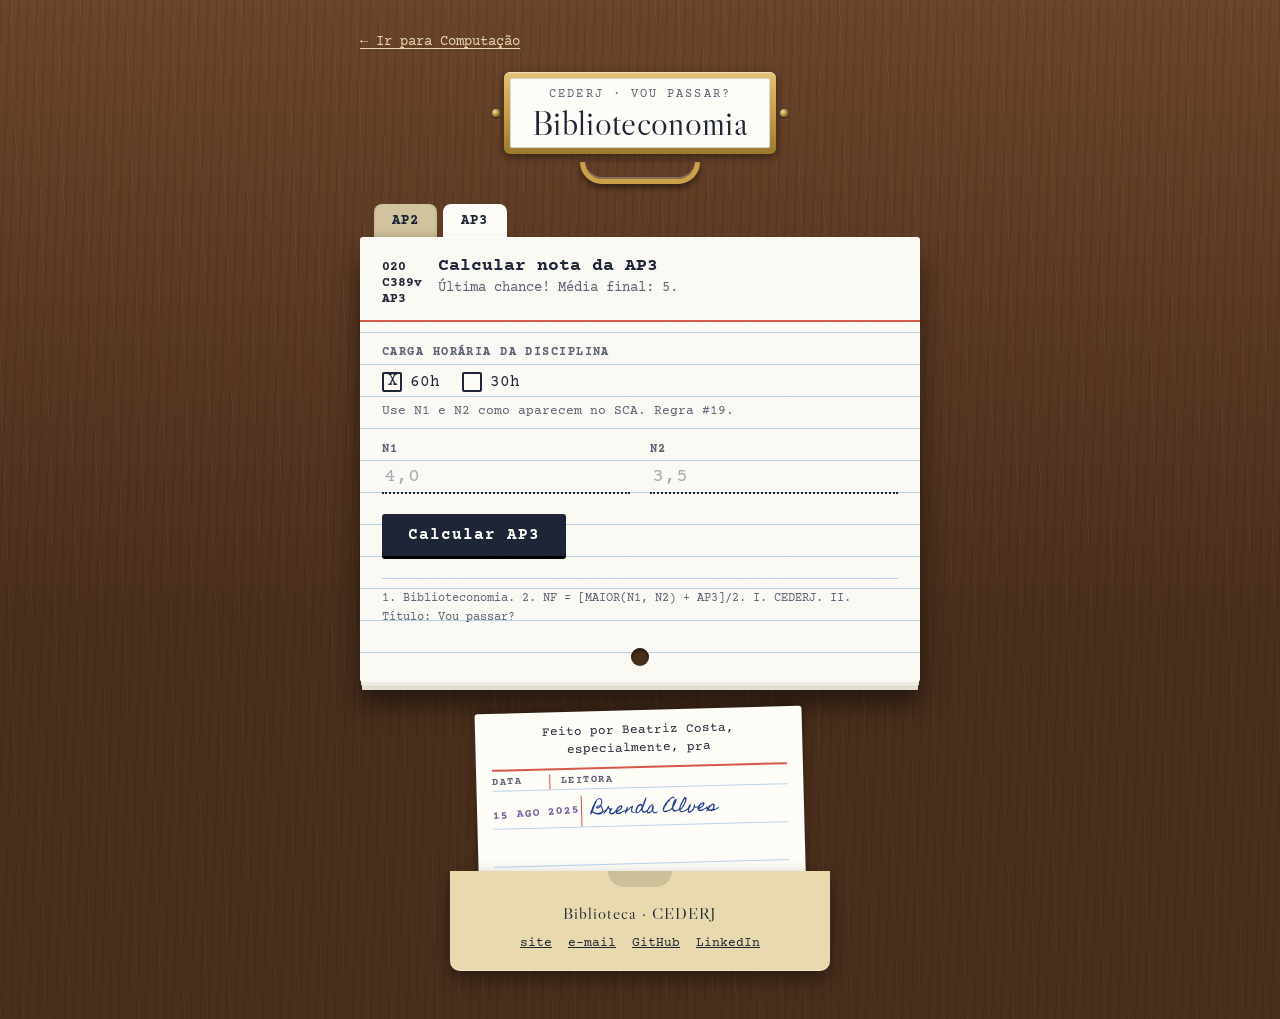
<file: biblioteconomia-ap3.html>
<!DOCTYPE html>
<html lang="pt-BR">
	<head>
		<meta charset="UTF-8" />
		<meta name="viewport" content="width=device-width, initial-scale=1.0" />
		<title>Calcular AP3 - Biblioteconomia</title>
		<link rel="stylesheet" href="/static/biblioteconomia.css" />
		<link rel="icon" href="data:image/svg+xml,%3Csvg xmlns='http://www.w3.org/2000/svg' viewBox='0 0 32 32'%3E%3Crect x='2' y='6' width='28' height='20' rx='2' fill='%23fdfcf7' stroke='%234a2e1c' stroke-width='2'/%3E%3Cpath d='M2 12h28' stroke='%23d8574b' stroke-width='2'/%3E%3Cpath d='M7 17h18M7 21h12' stroke='%23b9d3ea' stroke-width='2'/%3E%3C/svg%3E" />
	</head>
	<body>
		<div class="gaveta">
			<a href="/" class="voltar">← Ir para Computação</a>

			<header class="etiqueta">
				<div class="etiqueta-papel">
					<p>CEDERJ · Vou passar?</p>
					<h1>Biblioteconomia</h1>
				</div>
			</header>
			<span class="puxador" aria-hidden="true"></span>

			<div class="fichario">
				<nav class="abas" aria-label="Calculadoras">
					<a href="/biblioteconomia.html" class="aba">AP2</a>
					<a href="/biblioteconomia-ap3.html" class="aba" aria-current="page">AP3</a>
				</nav>

				<main class="ficha">
					<div class="cabecalho">
						<span class="chamada" aria-hidden="true">020
C389v
AP3</span>
						<div class="cabecalho-texto">
							<h2>Calcular nota da AP3</h2>
							<p>Última chance! Média final: 5.</p>
						</div>
					</div>

					<form id="ap3Form">
						<fieldset>
							<legend>Carga horária da disciplina</legend>
							<div class="opcoes">
								<label class="opcao"><input type="radio" name="carga" id="carga60" value="60" checked /> 60h</label>
								<label class="opcao"><input type="radio" name="carga" id="carga30" value="30" /> 30h</label>
							</div>
							<p class="nota-rodape" id="hintCarga"></p>
						</fieldset>

						<div class="campos" id="campos60">
								<div class="campo">
									<label for="n1">N1</label>
									<input type="text" id="n1" name="n1" placeholder="4,0" inputmode="decimal" autocomplete="off" />
								</div>
								<div class="campo">
									<label for="n2">N2</label>
									<input type="text" id="n2" name="n2" placeholder="3,5" inputmode="decimal" autocomplete="off" />
								</div>
						</div>

						<div class="campos hidden" id="campos30">
								<div class="campo">
									<label for="n">N1 ou N2</label>
									<input type="text" id="n" name="n" placeholder="4,0" inputmode="decimal" autocomplete="off" />
								</div>
						</div>

						<button type="submit" class="botao">Calcular AP3</button>
					</form>

					<div id="result" class="resultado hidden" role="status" aria-live="polite">
						<span class="carimbo">
							<span class="carimbo-texto"></span>
							<span class="carimbo-data"></span>
						</span>
						<p class="detalhe"><span class="detalhe-leitura"></span><span class="detalhe-digitado" aria-hidden="true"></span></p>
					</div>

					<p class="pistas">1. Biblioteconomia. 2. NF = [MAIOR(N1, N2) + AP3]/2. I. CEDERJ. II. Título: Vou passar?</p>
				</main>
			</div>
		</div>

		<footer class="emprestimo">
			<div class="cartao">
				<p class="cartao-titulo">Feito por Beatriz Costa, especialmente, pra</p>
				<div class="cartao-colunas" aria-hidden="true">
					<span>Data</span>
					<span>Leitora</span>
				</div>
				<div class="cartao-linha">
					<span class="cartao-data">15 AGO 2025</span>
					<span class="assinatura">Brenda Alves</span>
				</div>
				<div class="cartao-linha" aria-hidden="true"></div>
			</div>
			<div class="bolso">
				<p class="bolso-titulo">Biblioteca · CEDERJ</p>
				<div class="contatos">
					<a href="https://beatrizcosta.fly.dev/" target="_blank" rel="noopener noreferrer">site</a>
					<a href="mailto:devbcdc@proton.me">e-mail</a>
					<a href="https://www.github.com/brawlingthebits" target="_blank" rel="noopener noreferrer">GitHub</a>
					<a href="https://www.linkedin.com/in/dev-beatriz-costa/" target="_blank" rel="noopener noreferrer">LinkedIn</a>
				</div>
			</div>
		</footer>

		<script src="/static/biblioteconomia.js" defer></script>
		<script src="/static/biblioteconomia-ap3.js" defer></script>
	</body>
</html>
</file>
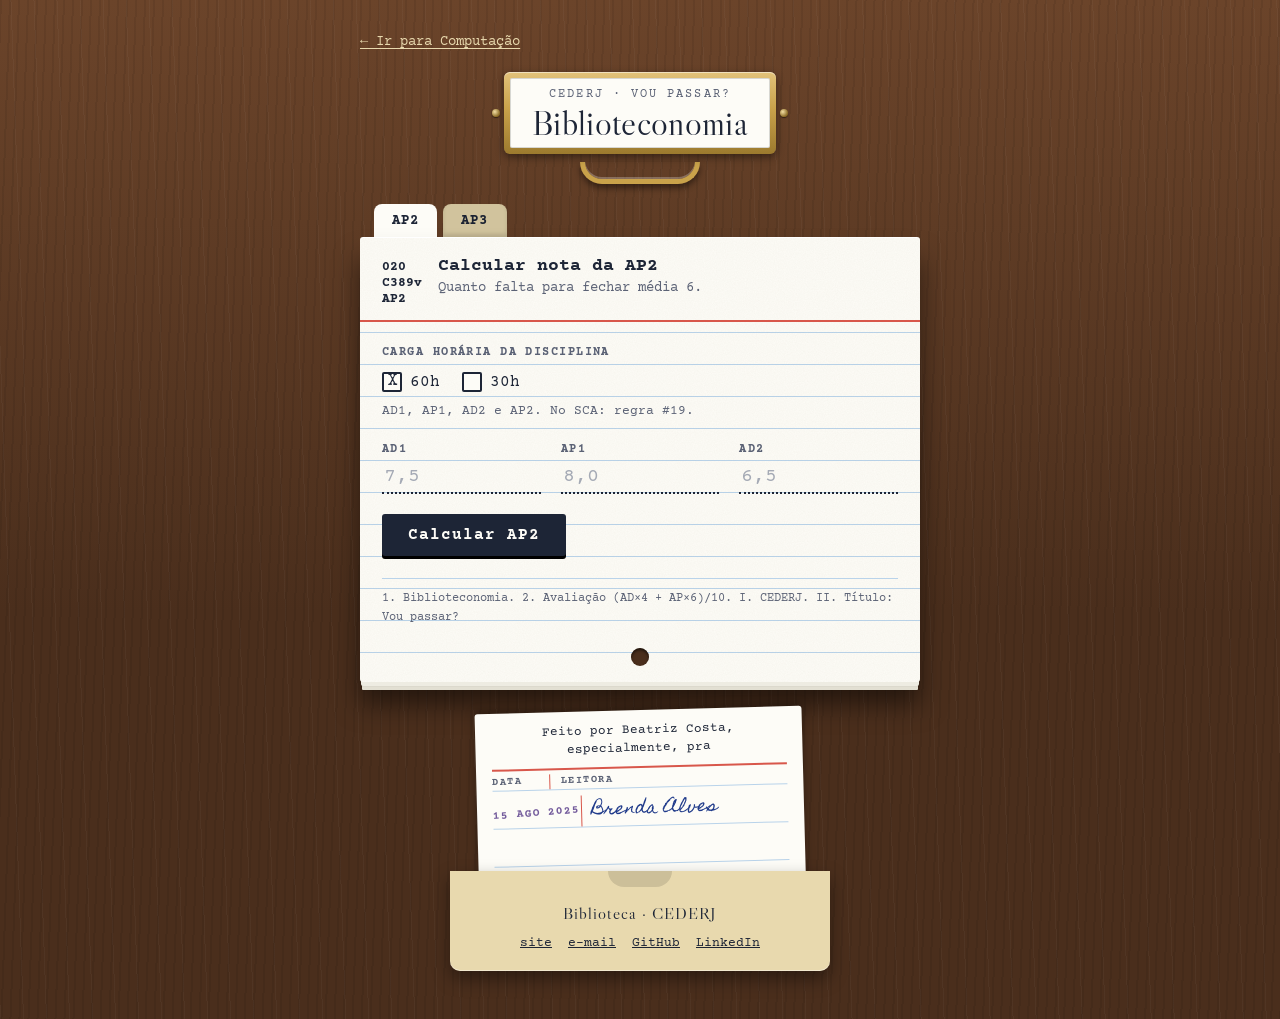
<file: biblioteconomia.html>
<!DOCTYPE html>
<html lang="pt-BR">
	<head>
		<meta charset="UTF-8" />
		<meta name="viewport" content="width=device-width, initial-scale=1.0" />
		<title>Vou passar, CEDERJ? - Biblioteconomia</title>
		<link rel="stylesheet" href="/static/biblioteconomia.css" />
		<link rel="icon" href="data:image/svg+xml,%3Csvg xmlns='http://www.w3.org/2000/svg' viewBox='0 0 32 32'%3E%3Crect x='2' y='6' width='28' height='20' rx='2' fill='%23fdfcf7' stroke='%234a2e1c' stroke-width='2'/%3E%3Cpath d='M2 12h28' stroke='%23d8574b' stroke-width='2'/%3E%3Cpath d='M7 17h18M7 21h12' stroke='%23b9d3ea' stroke-width='2'/%3E%3C/svg%3E" />
	</head>
	<body>
		<div class="gaveta">
			<a href="/" class="voltar">← Ir para Computação</a>

			<header class="etiqueta">
				<div class="etiqueta-papel">
					<p>CEDERJ · Vou passar?</p>
					<h1>Biblioteconomia</h1>
				</div>
			</header>
			<span class="puxador" aria-hidden="true"></span>

			<div class="fichario">
				<nav class="abas" aria-label="Calculadoras">
					<a href="/biblioteconomia.html" class="aba" aria-current="page">AP2</a>
					<a href="/biblioteconomia-ap3.html" class="aba">AP3</a>
				</nav>

				<main class="ficha">
					<div class="cabecalho">
						<span class="chamada" aria-hidden="true">020
C389v
AP2</span>
						<div class="cabecalho-texto">
							<h2>Calcular nota da AP2</h2>
							<p>Quanto falta para fechar média 6.</p>
						</div>
					</div>

					<form id="notaForm">
						<fieldset>
							<legend>Carga horária da disciplina</legend>
							<div class="opcoes">
								<label class="opcao"><input type="radio" name="carga" id="carga60" value="60" checked /> 60h</label>
								<label class="opcao"><input type="radio" name="carga" id="carga30" value="30" /> 30h</label>
							</div>
							<p class="nota-rodape" id="hintCarga"></p>
						</fieldset>

						<div class="campos" id="campos60">
								<div class="campo">
									<label for="ad1">AD1</label>
									<input type="text" id="ad1" name="ad1" placeholder="7,5" inputmode="decimal" autocomplete="off" />
								</div>
								<div class="campo">
									<label for="ap1">AP1</label>
									<input type="text" id="ap1" name="ap1" placeholder="8,0" inputmode="decimal" autocomplete="off" />
								</div>
								<div class="campo">
									<label for="ad2">AD2</label>
									<input type="text" id="ad2" name="ad2" placeholder="6,5" inputmode="decimal" autocomplete="off" />
								</div>
						</div>

						<div class="campos hidden" id="campos30">
								<div class="campo">
									<label for="ad">AD</label>
									<input type="text" id="ad" name="ad" placeholder="7,5" inputmode="decimal" autocomplete="off" />
								</div>
						</div>

						<button type="submit" class="botao" id="botaoCalcular">Calcular AP2</button>
					</form>

					<div id="result" class="resultado hidden" role="status" aria-live="polite">
						<span class="carimbo">
							<span class="carimbo-texto"></span>
							<span class="carimbo-data"></span>
						</span>
						<p class="detalhe"><span class="detalhe-leitura"></span><span class="detalhe-digitado" aria-hidden="true"></span></p>
					</div>

					<p class="pistas">1. Biblioteconomia. 2. Avaliação (AD×4 + AP×6)/10. I. CEDERJ. II. Título: Vou passar?</p>
				</main>
			</div>
		</div>

		<footer class="emprestimo">
			<div class="cartao">
				<p class="cartao-titulo">Feito por Beatriz Costa, especialmente, pra</p>
				<div class="cartao-colunas" aria-hidden="true">
					<span>Data</span>
					<span>Leitora</span>
				</div>
				<div class="cartao-linha">
					<span class="cartao-data">15 AGO 2025</span>
					<span class="assinatura">Brenda Alves</span>
				</div>
				<div class="cartao-linha" aria-hidden="true"></div>
			</div>
			<div class="bolso">
				<p class="bolso-titulo">Biblioteca · CEDERJ</p>
				<div class="contatos">
					<a href="https://beatrizcosta.fly.dev/" target="_blank" rel="noopener noreferrer">site</a>
					<a href="mailto:devbcdc@proton.me">e-mail</a>
					<a href="https://www.github.com/brawlingthebits" target="_blank" rel="noopener noreferrer">GitHub</a>
					<a href="https://www.linkedin.com/in/dev-beatriz-costa/" target="_blank" rel="noopener noreferrer">LinkedIn</a>
				</div>
			</div>
		</footer>

		<script src="/static/biblioteconomia.js" defer></script>
		<script src="/static/biblioteconomia-ap2.js" defer></script>
	</body>
</html>
</file>
<file: static/biblioteconomia.css>
/* Gaveta de fichário: fichas catalográficas sobre madeira, abas divisórias e carimbo */
/* Fontes hospedadas no próprio site (licenças em /static/fonts) */
@font-face {
    font-family: 'Courier Prime';
    font-weight: 400;
    font-display: swap;
    src: url('fonts/courier-prime-400.woff2') format('woff2');
}

@font-face {
    font-family: 'Courier Prime';
    font-weight: 700;
    font-display: swap;
    src: url('fonts/courier-prime-700.woff2') format('woff2');
}

@font-face {
    font-family: 'Libre Caslon Display';
    font-display: swap;
    src: url('fonts/libre-caslon-display.woff2') format('woff2');
}

@font-face {
    font-family: 'Special Elite';
    font-display: swap;
    src: url('fonts/special-elite.woff2') format('woff2');
}

@font-face {
    font-family: 'Homemade Apple';
    font-display: swap;
    src: url('fonts/homemade-apple.woff2') format('woff2');
}

:root {
    color-scheme: light;
    --madeira: #4a2e1c;
    --madeira-clara: #6b442a;
    --latao: #c9a24a;
    --ficha: #fdfcf7;
    --divisoria: #e8d9ae;
    --pauta: #b9d3ea;
    --margem: #d8574b;
    --tinta: #1d2536;
    --tinta-suave: #5b6275;
    --carimbo: #b3261e;
    --carimbo-ok: #2c5aa0;
    /* Textura de papel */
    --grao: url("data:image/svg+xml,%3Csvg xmlns='http://www.w3.org/2000/svg' width='160' height='160'%3E%3Cfilter id='g'%3E%3CfeTurbulence type='fractalNoise' baseFrequency='0.9' numOctaves='2' stitchTiles='stitch'/%3E%3CfeColorMatrix values='0 0 0 0 0.3 0 0 0 0 0.25 0 0 0 0 0.15 0 0 0 0.06 0'/%3E%3C/filter%3E%3Crect width='100%25' height='100%25' filter='url(%23g)'/%3E%3C/svg%3E");

    --fonte-titulo: 'Libre Caslon Display', 'Libre Caslon Text', Georgia, serif;
    --fonte-ficha: 'Courier Prime', 'Courier New', ui-monospace, monospace;
    --fonte-carimbo: 'Special Elite', 'Courier New', ui-monospace, monospace;
    --fonte-mao: 'Homemade Apple', 'Segoe Script', 'Bradley Hand', cursive;
    --carimbo-data: #5b3f8c;
}

* {
    margin: 0;
    padding: 0;
    box-sizing: border-box;
}

body {
    min-height: 100vh;
    background-color: var(--madeira);
    background-image:
        repeating-linear-gradient(92deg, rgba(0, 0, 0, 0.07) 0 2px, transparent 2px 9px),
        repeating-linear-gradient(88deg, rgba(255, 255, 255, 0.03) 0 1px, transparent 1px 23px),
        linear-gradient(180deg, var(--madeira-clara), var(--madeira) 60%);
    color: var(--tinta);
    font-family: var(--fonte-ficha);
    font-size: 16px;
    line-height: 1.5;
    padding-inline: 16px;
    padding-block: 32px 48px;
    display: flex;
    flex-direction: column;
    align-items: center;
    gap: 28px;
}

.gaveta {
    width: 100%;
    max-width: 560px;
    display: flex;
    flex-direction: column;
    gap: 20px;
}

/* Porta-etiqueta de latão da gaveta */
.etiqueta {
    position: relative;
    align-self: center;
    background: linear-gradient(180deg, #e2c27a, var(--latao) 45%, #9c7a2e);
    padding: 6px;
    border-radius: 6px;
    box-shadow: 0 3px 8px rgba(0, 0, 0, 0.45), inset 0 1px 0 rgba(255, 255, 255, 0.5);
}

/* Rebites do porta-etiqueta */
.etiqueta::before,
.etiqueta::after {
    content: '';
    position: absolute;
    top: 50%;
    width: 8px;
    height: 8px;
    margin-top: -4px;
    border-radius: 50%;
    background: radial-gradient(circle at 35% 35%, #f3dea3, #8a6a24 70%);
    box-shadow: 0 1px 1px rgba(0, 0, 0, 0.5);
}

.etiqueta::before {
    left: -12px;
}

.etiqueta::after {
    right: -12px;
}

/* Puxador de latão da gaveta */
.puxador {
    align-self: center;
    width: 120px;
    height: 22px;
    margin-top: -12px;
    border: 5px solid var(--latao);
    border-top: none;
    border-radius: 0 0 60px 60px;
    box-shadow: 0 4px 6px rgba(0, 0, 0, 0.45), inset 0 -2px 0 rgba(255, 255, 255, 0.25);
}

.etiqueta-papel {
    background: var(--ficha);
    padding: 8px 22px 6px;
    text-align: center;
    border-radius: 2px;
    box-shadow: inset 0 0 0 1px rgba(0, 0, 0, 0.15);
}

.etiqueta h1 {
    font-family: var(--fonte-titulo);
    font-weight: 400;
    font-size: clamp(1.6rem, 6vw, 2.2rem);
    line-height: 1.1;
    letter-spacing: 0.01em;
}

.etiqueta p {
    font-size: 0.72rem;
    letter-spacing: 0.18em;
    text-transform: uppercase;
    color: var(--tinta-suave);
}

.voltar {
    align-self: flex-start;
    color: var(--divisoria);
    font-size: 0.85rem;
    text-decoration: underline;
    text-underline-offset: 3px;
}

.voltar:hover {
    color: #fff;
}

/* Abas divisórias do fichário */
.fichario {
    display: flex;
    flex-direction: column;
}

.abas {
    display: flex;
    gap: 6px;
    padding-left: 14px;
}

.aba {
    font-family: var(--fonte-ficha);
    font-weight: 700;
    font-size: 0.85rem;
    letter-spacing: 0.08em;
    color: var(--tinta);
    text-decoration: none;
    background: var(--divisoria);
    padding: 7px 18px 5px;
    border-radius: 8px 8px 0 0;
    box-shadow: inset 0 -3px 4px rgba(0, 0, 0, 0.12);
    filter: brightness(0.9);
}

.aba:hover {
    filter: none;
}

.aba[aria-current="page"] {
    background: var(--ficha);
    filter: none;
    box-shadow: none;
}

/* A ficha catalográfica */
.ficha {
    position: relative;
    background-color: var(--ficha);
    background-image:
        var(--grao),
        repeating-linear-gradient(180deg, transparent 0 31px, var(--pauta) 31px 32px);
    border-radius: 3px;
    padding: 18px 22px 56px;
    /* fichas de trás aparecendo embaixo */
    box-shadow:
        0 1px 0 #fff inset,
        0 5px 0 -1px #eeece2,
        0 5px 1px -1px rgba(0, 0, 0, 0.25),
        0 10px 0 -2px #e2dfd2,
        0 10px 1px -2px rgba(0, 0, 0, 0.25),
        0 22px 26px rgba(0, 0, 0, 0.5);
    display: flex;
    flex-direction: column;
    gap: 22px;
}

/* Furo da haste do fichário */
.ficha::after {
    content: '';
    position: absolute;
    bottom: 16px;
    left: 50%;
    width: 18px;
    height: 18px;
    margin-left: -9px;
    border-radius: 50%;
    background: var(--madeira);
    box-shadow: inset 0 2px 3px rgba(0, 0, 0, 0.6);
}

.cabecalho {
    display: flex;
    gap: 16px;
    align-items: baseline;
    margin-inline: -22px;
    padding: 0 22px 12px;
    border-bottom: 2px solid var(--margem);
    background: var(--grao), var(--ficha);
}

.chamada {
    font-weight: 700;
    font-size: 0.8rem;
    line-height: 1.25;
    white-space: pre;
    flex: none;
}

.cabecalho-texto {
    min-width: 0;
}

.cabecalho h2 {
    font-size: 1.15rem;
    font-weight: 700;
    line-height: 1.25;
    text-wrap: balance;
}

.cabecalho p {
    font-size: 0.85rem;
    color: var(--tinta-suave);
}

form {
    display: flex;
    flex-direction: column;
    gap: 20px;
}

fieldset {
    border: none;
    display: flex;
    flex-direction: column;
    gap: 8px;
}

legend,
.campo label {
    font-size: 0.75rem;
    font-weight: 700;
    letter-spacing: 0.12em;
    text-transform: uppercase;
    color: var(--tinta-suave);
}

legend {
    margin-bottom: 8px;
}

.opcoes {
    display: flex;
    flex-wrap: wrap;
    gap: 10px 22px;
}

.opcao {
    display: inline-flex;
    align-items: center;
    gap: 8px;
    cursor: pointer;
    font-size: 1rem;
}

.opcao input {
    appearance: none;
    width: 20px;
    height: 20px;
    border: 2px solid var(--tinta);
    border-radius: 2px;
    display: grid;
    place-content: center;
    background: var(--ficha);
    cursor: pointer;
}

.opcao input::after {
    content: 'X';
    font-family: var(--fonte-carimbo);
    font-size: 16px;
    line-height: 1;
    color: var(--tinta);
    transform: scale(0);
}

.opcao input:checked::after {
    transform: scale(1);
}

.nota-rodape {
    font-size: 0.8rem;
    color: var(--tinta-suave);
}

.campos {
    display: grid;
    grid-template-columns: repeat(auto-fit, minmax(110px, 1fr));
    gap: 16px 20px;
}

.campo {
    display: flex;
    flex-direction: column;
    gap: 2px;
    min-width: 0;
}

.campo input {
    width: 100%;
    font-family: var(--fonte-ficha);
    font-size: 1.25rem;
    font-weight: 700;
    color: var(--tinta);
    background: transparent;
    border: none;
    border-bottom: 2px dotted var(--tinta);
    padding: 4px 2px;
    font-variant-numeric: tabular-nums;
}

.campo input::placeholder {
    color: #a5aab5;
    font-weight: 400;
}

.campo input:focus {
    outline: none;
    border-bottom-style: solid;
    background: rgba(185, 211, 234, 0.35);
}

.opcao input:focus-visible,
.botao:focus-visible,
.aba:focus-visible,
a:focus-visible {
    outline: 3px solid var(--carimbo-ok);
    outline-offset: 3px;
}

.botao {
    align-self: flex-start;
    font-family: var(--fonte-ficha);
    font-weight: 700;
    font-size: 1rem;
    letter-spacing: 0.06em;
    color: var(--ficha);
    background: var(--tinta);
    border: none;
    border-radius: 3px;
    padding: 12px 26px;
    cursor: pointer;
    box-shadow: 0 3px 0 #000;
}

.botao:hover {
    background: #2f3a52;
}

.botao:active {
    transform: translateY(2px);
    box-shadow: 0 1px 0 #000;
}

/* Carimbo com o resultado */
.resultado {
    display: flex;
    flex-direction: column;
    gap: 14px;
    align-items: flex-start;
}

.carimbo {
    --cor: var(--carimbo);
    display: inline-flex;
    flex-direction: column;
    align-items: center;
    gap: 2px;
    color: var(--cor);
    border: 3px solid var(--cor);
    border-radius: 6px;
    padding: 8px 16px 6px;
    transform: rotate(-4deg);
    opacity: 0.9;
    mix-blend-mode: multiply;
    box-shadow: inset 0 0 0 2px var(--ficha), inset 0 0 0 4px var(--cor);
    /* tinta falhada de carimbo de borracha */
    -webkit-mask-image: url("data:image/svg+xml,%3Csvg xmlns='http://www.w3.org/2000/svg' width='220' height='120'%3E%3Cfilter id='t'%3E%3CfeTurbulence type='fractalNoise' baseFrequency='0.7' numOctaves='3' seed='4'/%3E%3CfeColorMatrix values='0 0 0 0 0 0 0 0 0 0 0 0 0 0 0 0 0 0 -2.2 1.9'/%3E%3C/filter%3E%3Crect width='100%25' height='100%25' filter='url(%23t)'/%3E%3C/svg%3E");
    mask-image: url("data:image/svg+xml,%3Csvg xmlns='http://www.w3.org/2000/svg' width='220' height='120'%3E%3Cfilter id='t'%3E%3CfeTurbulence type='fractalNoise' baseFrequency='0.7' numOctaves='3' seed='4'/%3E%3CfeColorMatrix values='0 0 0 0 0 0 0 0 0 0 0 0 0 0 0 0 0 0 -2.2 1.9'/%3E%3C/filter%3E%3Crect width='100%25' height='100%25' filter='url(%23t)'/%3E%3C/svg%3E");
}

.carimbo.ok {
    --cor: var(--carimbo-ok);
}

.carimbo-texto {
    font-family: var(--fonte-carimbo);
    font-size: clamp(1.2rem, 5vw, 1.6rem);
    line-height: 1.15;
    text-transform: uppercase;
    letter-spacing: 0.04em;
}

.carimbo-data {
    font-family: var(--fonte-ficha);
    font-weight: 700;
    font-size: 0.7rem;
    letter-spacing: 0.2em;
    border-top: 1.5px solid var(--cor);
    padding-top: 2px;
    align-self: stretch;
    text-align: center;
}

.carimbo.batendo {
    animation: carimbar 0.35s cubic-bezier(0.3, 1.6, 0.6, 1);
}

@keyframes carimbar {
    from {
        transform: rotate(-12deg) scale(1.6);
        opacity: 0;
    }
    to {
        transform: rotate(-4deg) scale(1);
        opacity: 0.9;
    }
}

.detalhe {
    white-space: pre-line;
    font-size: 0.95rem;
}

.detalhe-leitura {
    position: absolute;
    width: 1px;
    height: 1px;
    overflow: hidden;
    clip-path: inset(50%);
    white-space: nowrap;
}

.detalhe-digitado.digitando::after {
    content: '▌';
    animation: piscar 0.7s steps(1) infinite;
}

@keyframes piscar {
    50% {
        opacity: 0;
    }
}

/* Remissiva e pistas, como no pé da ficha */
.pistas {
    font-size: 0.78rem;
    color: var(--tinta-suave);
    border-top: 1px solid var(--pauta);
    padding-top: 10px;
}

.hidden {
    display: none !important;
}

/* Cartão de empréstimo saindo do bolso do livro */
.emprestimo {
    width: 100%;
    max-width: 380px;
    display: flex;
    flex-direction: column;
    align-items: center;
}

.cartao {
    width: min(86%, 340px);
    background: var(--ficha);
    border-radius: 3px 3px 0 0;
    padding: 12px 16px 40px;
    transform: rotate(-1.5deg);
    box-shadow: 0 -2px 10px rgba(0, 0, 0, 0.35);
    display: flex;
    flex-direction: column;
}

.cartao-titulo {
    font-size: 0.8rem;
    line-height: 1.4;
    text-align: center;
    padding-bottom: 8px;
    border-bottom: 2px solid var(--margem);
}

.cartao-colunas,
.cartao-linha {
    display: grid;
    grid-template-columns: 5.5em minmax(0, 1fr);
    align-items: end;
    border-bottom: 1px solid var(--pauta);
}

.cartao-colunas {
    font-size: 0.65rem;
    font-weight: 700;
    letter-spacing: 0.15em;
    text-transform: uppercase;
    color: var(--tinta-suave);
    padding-top: 4px;
}

.cartao-colunas span + span,
.cartao-linha > * + * {
    border-left: 1px solid var(--margem);
    padding-left: 10px;
}

.cartao-linha {
    min-height: 38px;
}

.cartao-data {
    font-family: var(--fonte-ficha);
    font-weight: 700;
    font-size: 0.7rem;
    letter-spacing: 0.08em;
    color: var(--carimbo-data);
    transform: rotate(-3deg);
    opacity: 0.85;
    padding-bottom: 6px;
}

.assinatura {
    min-width: 0;
    font-family: var(--fonte-mao);
    /* Diminui em telas estreitas para o nome caber inteiro no cartão */
    font-size: clamp(0.8rem, 4.2vw, 1.05rem);
    line-height: 1.9;
    color: #1f3a8a;
    white-space: nowrap;
}

.bolso {
    position: relative;
    width: 100%;
    margin-top: -34px;
    background: var(--divisoria);
    border-radius: 0 0 10px 10px;
    padding: 30px 22px 18px;
    text-align: center;
    box-shadow: 0 -1px 0 rgba(255, 255, 255, 0.4) inset, 0 8px 18px rgba(0, 0, 0, 0.4);
    display: flex;
    flex-direction: column;
    gap: 8px;
}

/* Recorte do bolso */
.bolso::before {
    content: '';
    position: absolute;
    top: 0;
    left: 50%;
    width: 64px;
    height: 16px;
    margin-left: -32px;
    border-radius: 0 0 32px 32px;
    background: rgba(0, 0, 0, 0.12);
}

.bolso-titulo {
    font-family: var(--fonte-titulo);
    font-size: 1.05rem;
    letter-spacing: 0.06em;
}

.contatos {
    display: flex;
    justify-content: center;
    flex-wrap: wrap;
    gap: 6px 16px;
    font-size: 0.8rem;
}

.contatos a {
    color: var(--tinta);
}

@media (prefers-reduced-motion: reduce) {
    .carimbo.batendo,
    .detalhe-digitado.digitando::after {
        animation: none;
    }
}
</file>
